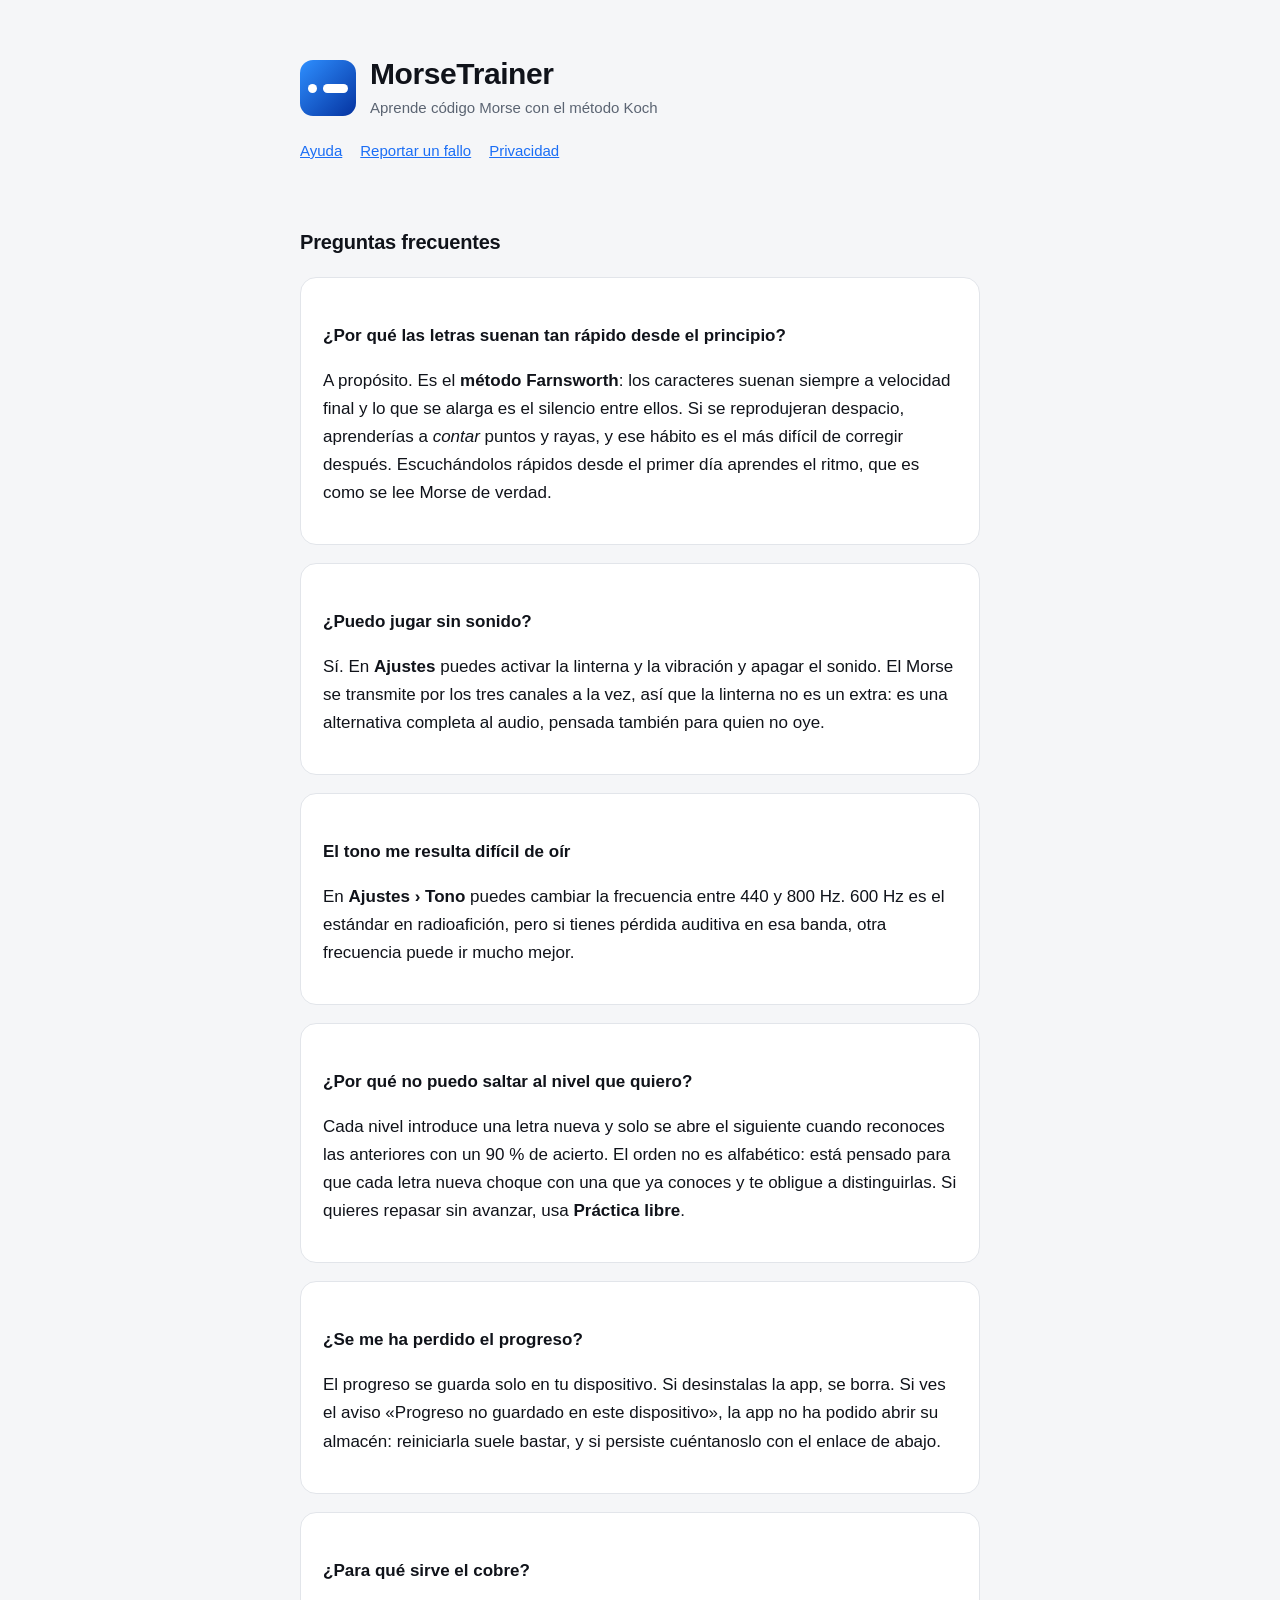
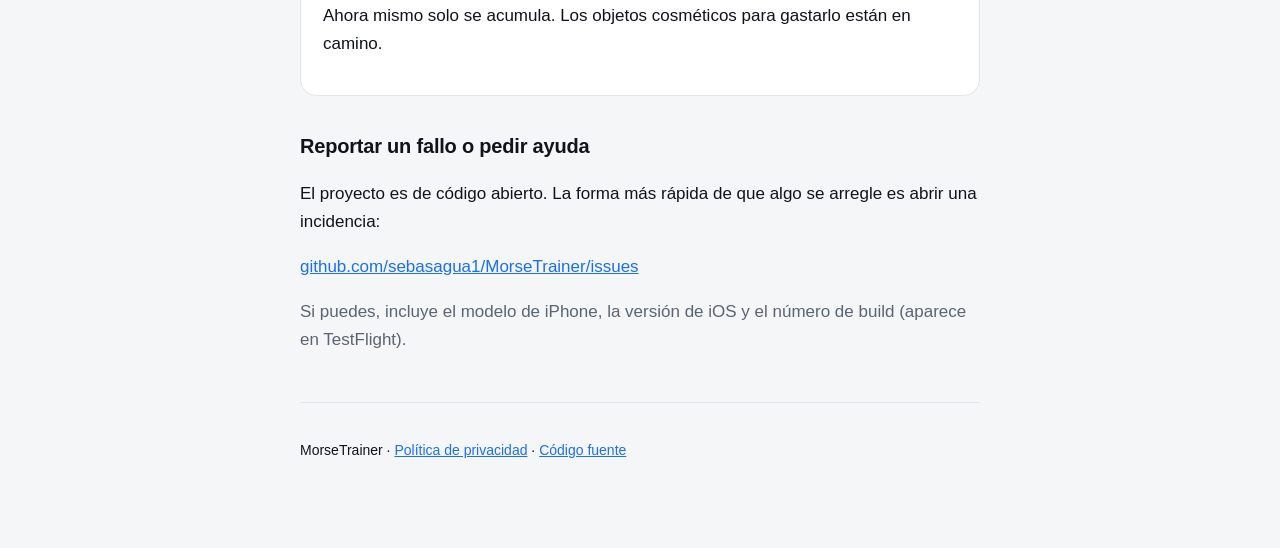
<file: docs/index.html>
<!doctype html>
<html lang="es">
<head>
<meta charset="utf-8">
<meta name="viewport" content="width=device-width, initial-scale=1">
<title>MorseTrainer — Soporte</title>
<meta name="description" content="Ayuda y soporte de MorseTrainer, la app para aprender código Morse con el método Koch.">
<link rel="stylesheet" href="_estilo.css">
</head>
<body>
<div class="envoltorio">

<header>
  <div class="marca">
    <span class="icono" aria-hidden="true"><i class="punto"></i><i class="raya"></i></span>
    <div>
      <h1>MorseTrainer</h1>
      <p class="lema">Aprende código Morse con el método Koch</p>
    </div>
  </div>
  <nav>
    <a href="#ayuda">Ayuda</a>
    <a href="#problemas">Reportar un fallo</a>
    <a href="privacidad.html">Privacidad</a>
  </nav>
</header>

<h2 id="ayuda">Preguntas frecuentes</h2>

<div class="tarjeta">
  <h3>¿Por qué las letras suenan tan rápido desde el principio?</h3>
  <p>A propósito. Es el <strong>método Farnsworth</strong>: los caracteres suenan
  siempre a velocidad final y lo que se alarga es el silencio entre ellos. Si se
  reprodujeran despacio, aprenderías a <em>contar</em> puntos y rayas, y ese
  hábito es el más difícil de corregir después. Escuchándolos rápidos desde el
  primer día aprendes el ritmo, que es como se lee Morse de verdad.</p>
</div>

<div class="tarjeta">
  <h3>¿Puedo jugar sin sonido?</h3>
  <p>Sí. En <strong>Ajustes</strong> puedes activar la linterna y la vibración y
  apagar el sonido. El Morse se transmite por los tres canales a la vez, así que
  la linterna no es un extra: es una alternativa completa al audio, pensada
  también para quien no oye.</p>
</div>

<div class="tarjeta">
  <h3>El tono me resulta difícil de oír</h3>
  <p>En <strong>Ajustes › Tono</strong> puedes cambiar la frecuencia entre 440 y
  800 Hz. 600 Hz es el estándar en radioafición, pero si tienes pérdida auditiva
  en esa banda, otra frecuencia puede ir mucho mejor.</p>
</div>

<div class="tarjeta">
  <h3>¿Por qué no puedo saltar al nivel que quiero?</h3>
  <p>Cada nivel introduce una letra nueva y solo se abre el siguiente cuando
  reconoces las anteriores con un 90 % de acierto. El orden no es alfabético:
  está pensado para que cada letra nueva choque con una que ya conoces y te
  obligue a distinguirlas. Si quieres repasar sin avanzar, usa
  <strong>Práctica libre</strong>.</p>
</div>

<div class="tarjeta">
  <h3>¿Se me ha perdido el progreso?</h3>
  <p>El progreso se guarda solo en tu dispositivo. Si desinstalas la app, se
  borra. Si ves el aviso «Progreso no guardado en este dispositivo», la app no
  ha podido abrir su almacén: reiniciarla suele bastar, y si persiste
  cuéntanoslo con el enlace de abajo.</p>
</div>

<div class="tarjeta">
  <h3>¿Para qué sirve el cobre?</h3>
  <p>Ahora mismo solo se acumula. Los objetos cosméticos para gastarlo están en
  camino.</p>
</div>

<h2 id="problemas">Reportar un fallo o pedir ayuda</h2>
<p>El proyecto es de código abierto. La forma más rápida de que algo se
arregle es abrir una incidencia:</p>
<p><a href="https://github.com/sebasagua1/MorseTrainer/issues">github.com/sebasagua1/MorseTrainer/issues</a></p>
<p class="apagado">Si puedes, incluye el modelo de iPhone, la versión de iOS y
el número de build (aparece en TestFlight).</p>

<footer>
  <p>MorseTrainer · <a href="privacidad.html">Política de privacidad</a> ·
  <a href="https://github.com/sebasagua1/MorseTrainer">Código fuente</a></p>
</footer>

</div>
</body>
</html>
</file>
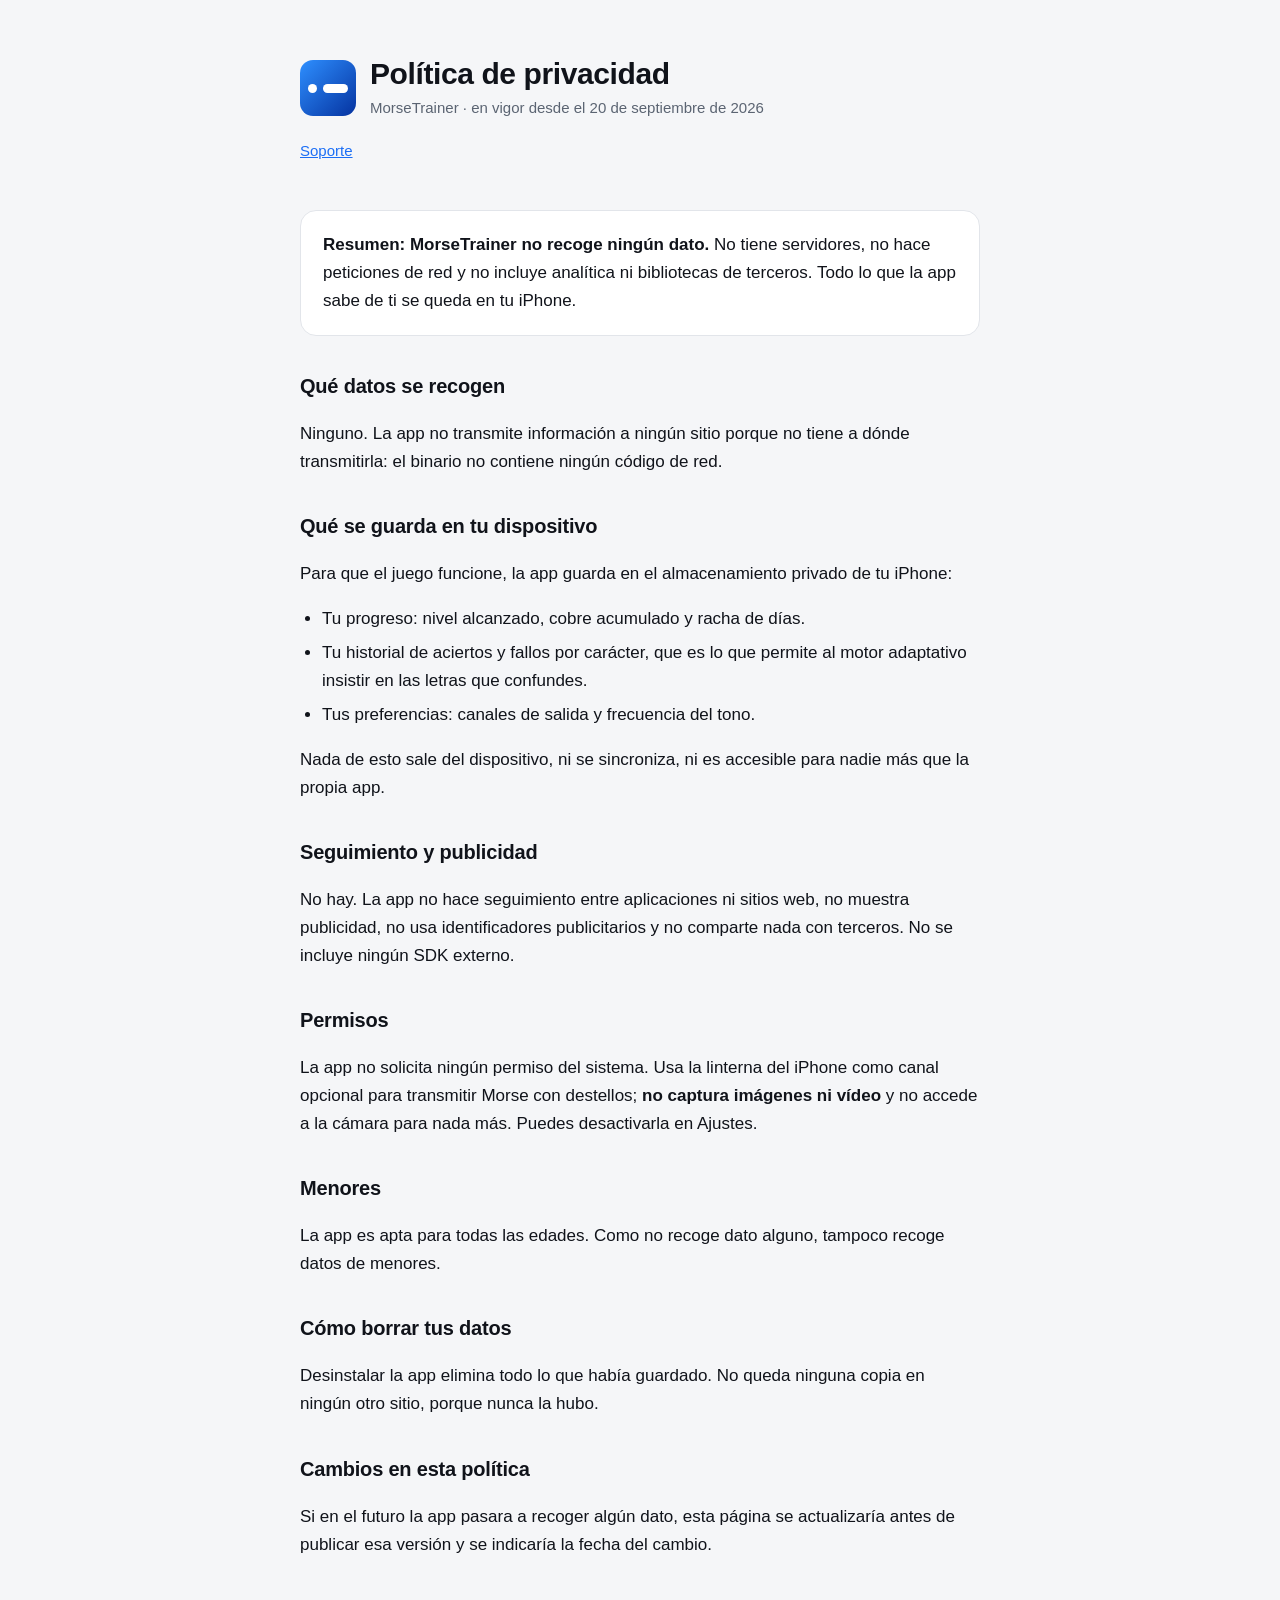
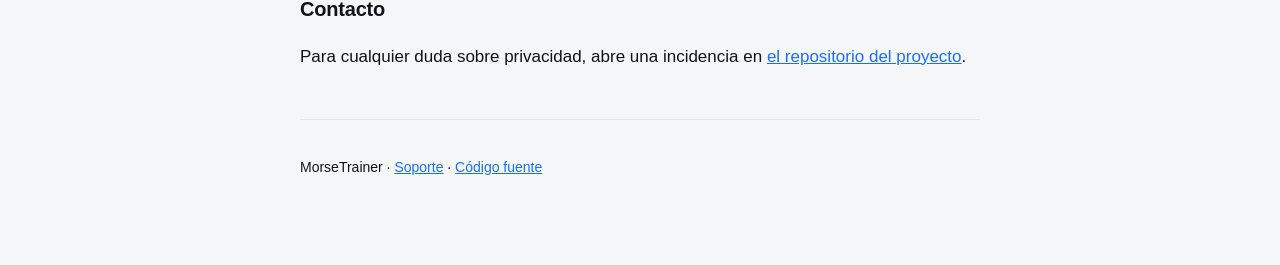
<file: docs/privacidad.html>
<!doctype html>
<html lang="es">
<head>
<meta charset="utf-8">
<meta name="viewport" content="width=device-width, initial-scale=1">
<title>MorseTrainer — Política de privacidad</title>
<meta name="description" content="Política de privacidad de MorseTrainer. La app no recoge ningún dato.">
<link rel="stylesheet" href="_estilo.css">
</head>
<body>
<div class="envoltorio">

<header>
  <div class="marca">
    <span class="icono" aria-hidden="true"><i class="punto"></i><i class="raya"></i></span>
    <div>
      <h1>Política de privacidad</h1>
      <p class="lema">MorseTrainer · en vigor desde el 20 de septiembre de 2026</p>
    </div>
  </div>
  <nav><a href="index.html">Soporte</a></nav>
</header>

<div class="tarjeta">
  <p style="margin:0"><strong>Resumen: MorseTrainer no recoge ningún dato.</strong>
  No tiene servidores, no hace peticiones de red y no incluye analítica ni
  bibliotecas de terceros. Todo lo que la app sabe de ti se queda en tu
  iPhone.</p>
</div>

<h2>Qué datos se recogen</h2>
<p>Ninguno. La app no transmite información a ningún sitio porque no tiene a
dónde transmitirla: el binario no contiene ningún código de red.</p>

<h2>Qué se guarda en tu dispositivo</h2>
<p>Para que el juego funcione, la app guarda en el almacenamiento privado de tu
iPhone:</p>
<ul>
  <li>Tu progreso: nivel alcanzado, cobre acumulado y racha de días.</li>
  <li>Tu historial de aciertos y fallos por carácter, que es lo que permite al
  motor adaptativo insistir en las letras que confundes.</li>
  <li>Tus preferencias: canales de salida y frecuencia del tono.</li>
</ul>
<p>Nada de esto sale del dispositivo, ni se sincroniza, ni es accesible para
nadie más que la propia app.</p>

<h2>Seguimiento y publicidad</h2>
<p>No hay. La app no hace seguimiento entre aplicaciones ni sitios web, no
muestra publicidad, no usa identificadores publicitarios y no comparte nada con
terceros. No se incluye ningún SDK externo.</p>

<h2>Permisos</h2>
<p>La app no solicita ningún permiso del sistema. Usa la linterna del iPhone
como canal opcional para transmitir Morse con destellos; <strong>no captura
imágenes ni vídeo</strong> y no accede a la cámara para nada más. Puedes
desactivarla en Ajustes.</p>

<h2>Menores</h2>
<p>La app es apta para todas las edades. Como no recoge dato alguno, tampoco
recoge datos de menores.</p>

<h2>Cómo borrar tus datos</h2>
<p>Desinstalar la app elimina todo lo que había guardado. No queda ninguna copia
en ningún otro sitio, porque nunca la hubo.</p>

<h2>Cambios en esta política</h2>
<p>Si en el futuro la app pasara a recoger algún dato, esta página se
actualizaría antes de publicar esa versión y se indicaría la fecha del cambio.</p>

<h2>Contacto</h2>
<p>Para cualquier duda sobre privacidad, abre una incidencia en
<a href="https://github.com/sebasagua1/MorseTrainer/issues">el repositorio del
proyecto</a>.</p>

<footer>
  <p>MorseTrainer · <a href="index.html">Soporte</a> ·
  <a href="https://github.com/sebasagua1/MorseTrainer">Código fuente</a></p>
</footer>

</div>
</body>
</html>
</file>
<file: docs/_estilo.css>
:root {
  color-scheme: light dark;
  --fondo: #f5f6f8;
  --tarjeta: #ffffff;
  --texto: #10131a;
  --apagado: #5b6472;
  --borde: #e2e5ea;
  --acento: #1b6ef5;
}
@media (prefers-color-scheme: dark) {
  :root {
    --fondo: #0d1015;
    --tarjeta: #161a22;
    --texto: #eef1f6;
    --apagado: #9aa4b2;
    --borde: #262c37;
    --acento: #4f95ff;
  }
}
* { box-sizing: border-box; }
body {
  margin: 0;
  padding: 0 20px 72px;
  background: var(--fondo);
  color: var(--texto);
  font: 17px/1.65 -apple-system, BlinkMacSystemFont, "Segoe UI", Roboto, sans-serif;
  -webkit-text-size-adjust: 100%;
}
.envoltorio { max-width: 680px; margin: 0 auto; }
header { padding: 56px 0 28px; }
.marca { display: flex; align-items: center; gap: 14px; }
.icono {
  width: 56px; height: 56px; border-radius: 13px; flex: 0 0 auto;
  background: linear-gradient(135deg, #2e8fff, #0533a0);
  display: flex; align-items: center; justify-content: center; gap: 6px;
}
.icono i { display: block; background: #fff; border-radius: 99px; }
.icono .punto { width: 9px; height: 9px; }
.icono .raya { width: 25px; height: 9px; }
h1 { font-size: 30px; line-height: 1.2; margin: 0; letter-spacing: -0.4px; }
.lema { color: var(--apagado); margin: 4px 0 0; font-size: 15px; }
h2 { font-size: 20px; margin: 34px 0 10px; letter-spacing: -0.2px; }
h3 { font-size: 17px; margin: 24px 0 6px; }
p, li { color: var(--texto); }
.apagado { color: var(--apagado); }
a { color: var(--acento); }
.tarjeta {
  background: var(--tarjeta); border: 1px solid var(--borde);
  border-radius: 16px; padding: 20px 22px; margin: 18px 0;
}
nav { display: flex; gap: 18px; margin-top: 18px; font-size: 15px; }
footer {
  margin-top: 48px; padding-top: 22px; border-top: 1px solid var(--borde);
  color: var(--apagado); font-size: 14px;
}
ul { padding-left: 22px; }
li { margin: 6px 0; }
code {
  font-family: ui-monospace, SFMono-Regular, Menlo, monospace;
  font-size: 0.9em; background: var(--fondo); padding: 2px 5px;
  border-radius: 5px; border: 1px solid var(--borde);
}
</file>
